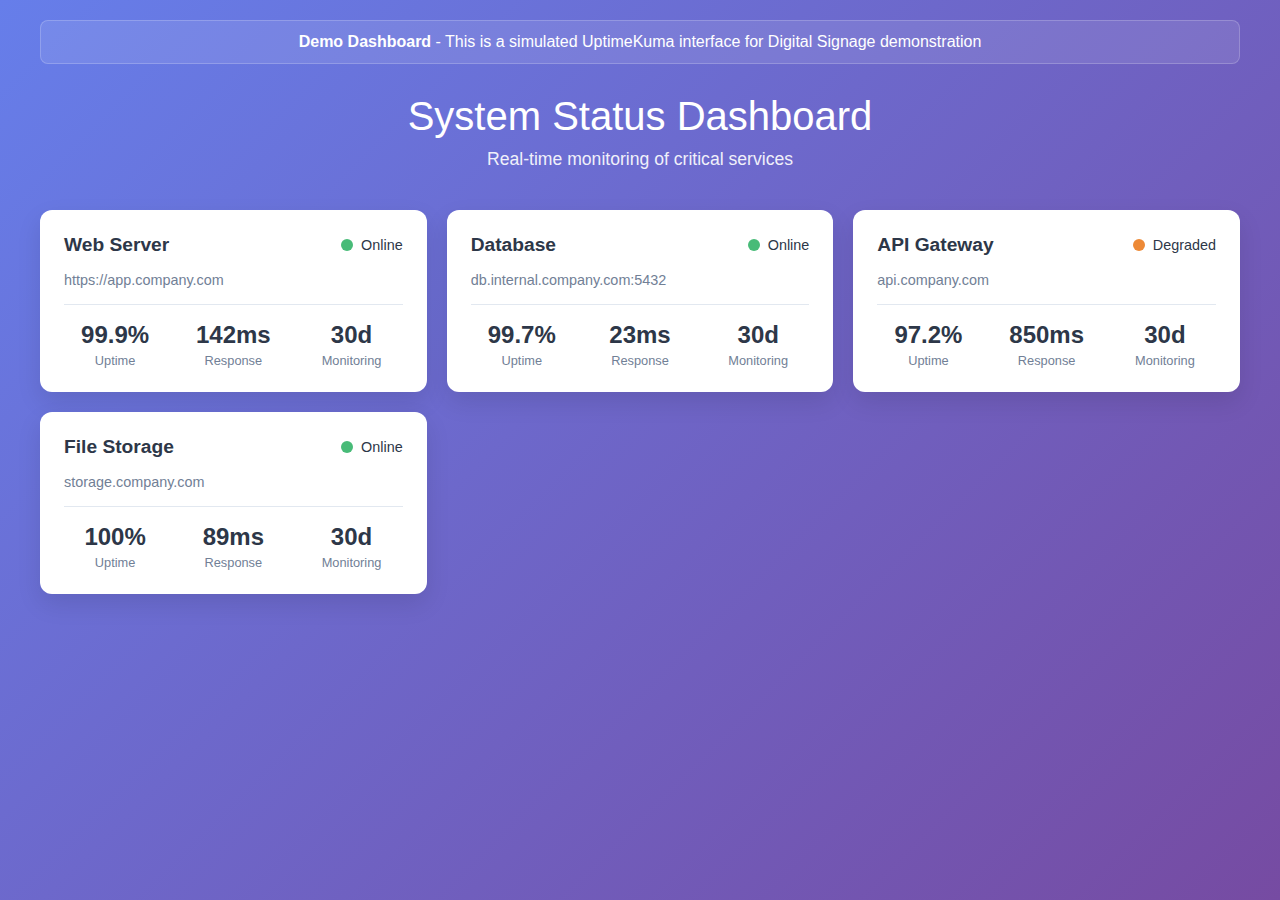
<file: static/demo-uptimekuma.html>
<!DOCTYPE html>
<html lang="en">
<head>
    <meta charset="UTF-8">
    <meta name="viewport" content="width=device-width, initial-scale=1.0">
    <title>UptimeKuma - Status Dashboard (Demo)</title>
    <style>
        * {
            margin: 0;
            padding: 0;
            box-sizing: border-box;
        }
        
        body {
            font-family: -apple-system, BlinkMacSystemFont, 'Segoe UI', Roboto, sans-serif;
            background: linear-gradient(135deg, #667eea 0%, #764ba2 100%);
            color: #2d3748;
            min-height: 100vh;
            padding: 20px;
        }
        
        .container {
            max-width: 1200px;
            margin: 0 auto;
        }
        
        .header {
            text-align: center;
            margin-bottom: 40px;
            color: white;
        }
        
        .header h1 {
            font-size: 2.5rem;
            margin-bottom: 10px;
            font-weight: 300;
        }
        
        .header p {
            font-size: 1.1rem;
            opacity: 0.9;
        }
        
        .status-grid {
            display: grid;
            grid-template-columns: repeat(auto-fit, minmax(300px, 1fr));
            gap: 20px;
            margin-bottom: 40px;
        }
        
        .status-card {
            background: white;
            border-radius: 12px;
            padding: 24px;
            box-shadow: 0 10px 25px rgba(0,0,0,0.1);
            transition: transform 0.2s ease, box-shadow 0.2s ease;
        }
        
        .status-card:hover {
            transform: translateY(-2px);
            box-shadow: 0 15px 35px rgba(0,0,0,0.15);
        }
        
        .service-header {
            display: flex;
            justify-content: space-between;
            align-items: center;
            margin-bottom: 16px;
        }
        
        .service-name {
            font-size: 1.2rem;
            font-weight: 600;
            color: #2d3748;
        }
        
        .status-indicator {
            display: flex;
            align-items: center;
            gap: 8px;
            font-size: 0.9rem;
            font-weight: 500;
        }
        
        .status-dot {
            width: 12px;
            height: 12px;
            border-radius: 50%;
            animation: pulse 2s infinite;
        }
        
        .status-up .status-dot {
            background: #48bb78;
        }
        
        .status-down .status-dot {
            background: #f56565;
        }
        
        .status-warning .status-dot {
            background: #ed8936;
        }
        
        @keyframes pulse {
            0% { opacity: 1; }
            50% { opacity: 0.5; }
            100% { opacity: 1; }
        }
        
        .service-url {
            color: #718096;
            font-size: 0.9rem;
            margin-bottom: 16px;
        }
        
        .service-stats {
            display: grid;
            grid-template-columns: repeat(3, 1fr);
            gap: 16px;
            padding-top: 16px;
            border-top: 1px solid #e2e8f0;
        }
        
        .stat {
            text-align: center;
        }
        
        .stat-value {
            font-size: 1.5rem;
            font-weight: 700;
            color: #2d3748;
        }
        
        .stat-label {
            font-size: 0.8rem;
            color: #718096;
            margin-top: 4px;
        }
        
        .overall-status {
            background: white;
            border-radius: 12px;
            padding: 30px;
            text-align: center;
            box-shadow: 0 10px 25px rgba(0,0,0,0.1);
        }
        
        .overall-indicator {
            font-size: 3rem;
            margin-bottom: 16px;
        }
        
        .overall-text {
            font-size: 1.5rem;
            font-weight: 600;
            color: #2d3748;
            margin-bottom: 8px;
        }
        
        .overall-subtitle {
            color: #718096;
            font-size: 1rem;
        }
        
        .last-update {
            text-align: center;
            margin-top: 30px;
            color: white;
            opacity: 0.8;
            font-size: 0.9rem;
        }
        
        .demo-banner {
            background: rgba(255, 255, 255, 0.1);
            color: white;
            padding: 12px 20px;
            border-radius: 8px;
            margin-bottom: 30px;
            text-align: center;
            border: 1px solid rgba(255, 255, 255, 0.2);
        }
    </style>
</head>
<body>
    <div class="container">
        <div class="demo-banner">
            <strong>Demo Dashboard</strong> - This is a simulated UptimeKuma interface for Digital Signage demonstration
        </div>
        
        <div class="header">
            <h1>System Status Dashboard</h1>
            <p>Real-time monitoring of critical services</p>
        </div>
        
        <div class="status-grid">
            <div class="status-card">
                <div class="service-header">
                    <div class="service-name">Web Server</div>
                    <div class="status-indicator status-up">
                        <div class="status-dot"></div>
                        <span>Online</span>
                    </div>
                </div>
                <div class="service-url">https://app.company.com</div>
                <div class="service-stats">
                    <div class="stat">
                        <div class="stat-value">99.9%</div>
                        <div class="stat-label">Uptime</div>
                    </div>
                    <div class="stat">
                        <div class="stat-value">142ms</div>
                        <div class="stat-label">Response</div>
                    </div>
                    <div class="stat">
                        <div class="stat-value">30d</div>
                        <div class="stat-label">Monitoring</div>
                    </div>
                </div>
            </div>
            
            <div class="status-card">
                <div class="service-header">
                    <div class="service-name">Database</div>
                    <div class="status-indicator status-up">
                        <div class="status-dot"></div>
                        <span>Online</span>
                    </div>
                </div>
                <div class="service-url">db.internal.company.com:5432</div>
                <div class="service-stats">
                    <div class="stat">
                        <div class="stat-value">99.7%</div>
                        <div class="stat-label">Uptime</div>
                    </div>
                    <div class="stat">
                        <div class="stat-value">23ms</div>
                        <div class="stat-label">Response</div>
                    </div>
                    <div class="stat">
                        <div class="stat-value">30d</div>
                        <div class="stat-label">Monitoring</div>
                    </div>
                </div>
            </div>
            
            <div class="status-card">
                <div class="service-header">
                    <div class="service-name">API Gateway</div>
                    <div class="status-indicator status-warning">
                        <div class="status-dot"></div>
                        <span>Degraded</span>
                    </div>
                </div>
                <div class="service-url">api.company.com</div>
                <div class="service-stats">
                    <div class="stat">
                        <div class="stat-value">97.2%</div>
                        <div class="stat-label">Uptime</div>
                    </div>
                    <div class="stat">
                        <div class="stat-value">850ms</div>
                        <div class="stat-label">Response</div>
                    </div>
                    <div class="stat">
                        <div class="stat-value">30d</div>
                        <div class="stat-label">Monitoring</div>
                    </div>
                </div>
            </div>
            
            <div class="status-card">
                <div class="service-header">
                    <div class="service-name">File Storage</div>
                    <div class="status-indicator status-up">
                        <div class="status-dot"></div>
                        <span>Online</span>
                    </div>
                </div>
                <div class="service-url">storage.company.com</div>
                <div class="service-stats">
                    <div class="stat">
                        <div class="stat-value">100%</div>
                        <div class="stat-label">Uptime</div>
                    </div>
                    <div class="stat">
                        <div class="stat-value">89ms</div>
                        <div class="stat-label">Response</div>
                    </div>
                    <div class="stat">
                        <div class="stat-value">30d</div>
                        <div class="stat-label">Monitoring</div>
                    </div>
                </div>
            </div>
            
            <div class
</file>
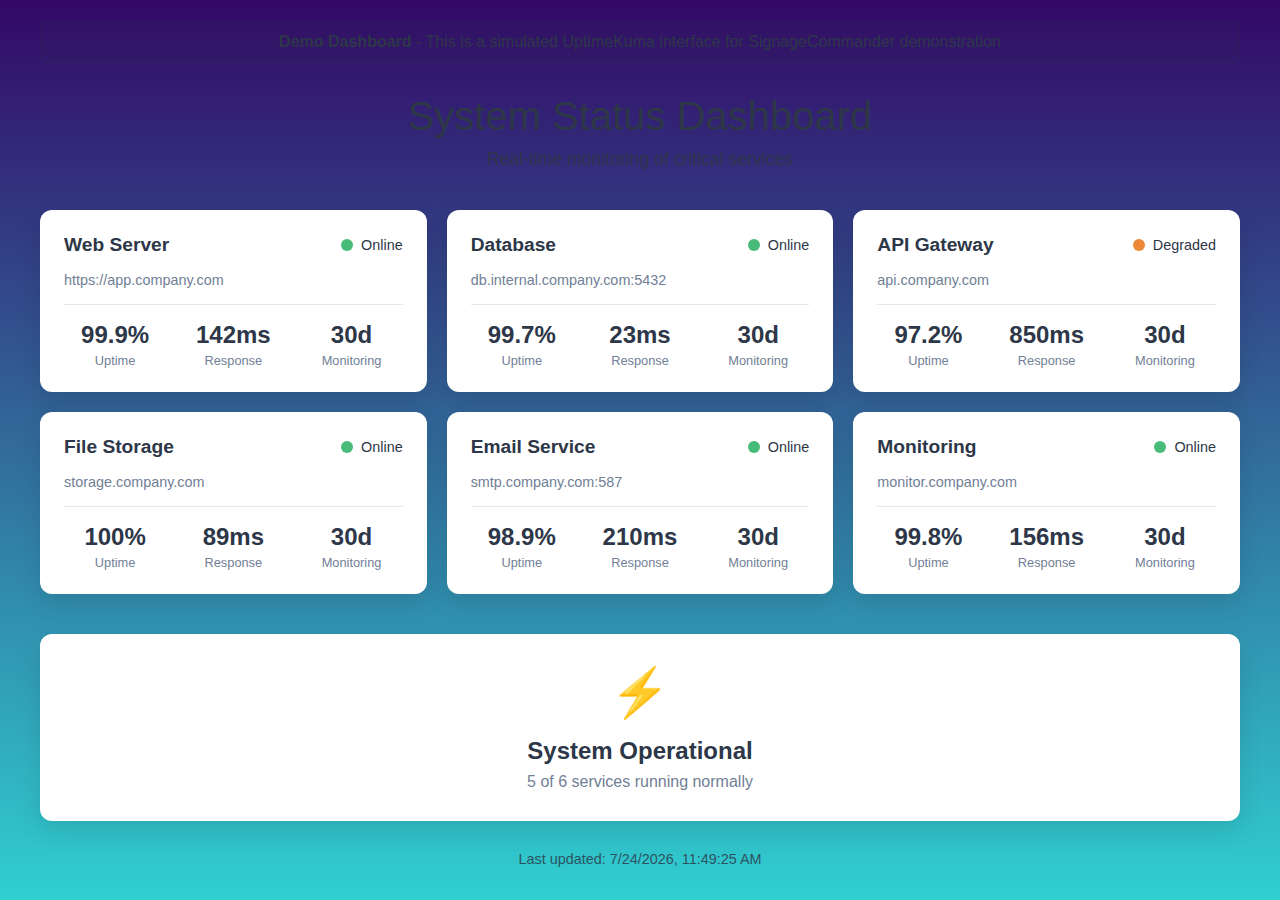
<file: static/demo.html>
<!DOCTYPE html>
<html lang="en">
<head>
    <meta charset="UTF-8">
    <meta name="viewport" content="width=device-width, initial-scale=1.0">
    <title>UptimeKuma - Status Dashboard (Demo)</title>
    <style>
        * {
            margin: 0;
            padding: 0;
            box-sizing: border-box;
        }
        
        body {
            font-family: -apple-system, BlinkMacSystemFont, 'Segoe UI', Roboto, sans-serif;
            background-image: linear-gradient(to top, #30cfd0 0%, #330867 100%);
            color: #2d3748;
            min-height: 100vh;
            padding: 20px;
            transition: background 0.3s ease, color 0.3s ease;
        }
        
        /* Dark Mode Styles */
        body.dark-mode {
            background: linear-gradient(135deg, #0f172a 0%, #1e293b 100%);
            color: #f8fafc;
        }
        
        body.dark-mode .status-card {
            background: #334155;
            color: #f8fafc;
        }
        
        body.dark-mode .service-name {
            color: #f8fafc;
        }
        
        body.dark-mode .stat-value {
            color: #f8fafc;
        }
        
        body.dark-mode .service-stats {
            border-top: 1px solid #475569;
        }
        
        body.dark-mode .overall-status {
            background: #334155;
            color: #f8fafc;
        }
        
        body.dark-mode .overall-text {
            color: #f8fafc;
        }
        
        body.dark-mode .demo-banner {
            background: rgba(51, 65, 85, 0.8);
            border: 1px solid rgba(71, 85, 105, 0.5);
        }
        
        .container {
            max-width: 1200px;
            margin: 0 auto;
        }
        
        .header {
            text-align: center;
            margin-bottom: 40px;
            color: white;
        }
        
        body:not(.dark-mode) .header {
            color: #2d3748;
        }
        
        .header h1 {
            font-size: 2.5rem;
            margin-bottom: 10px;
            font-weight: 300;
        }
        
        .header p {
            font-size: 1.1rem;
            opacity: 0.9;
        }
        
        .status-grid {
            display: grid;
            grid-template-columns: repeat(auto-fit, minmax(300px, 1fr));
            gap: 20px;
            margin-bottom: 40px;
        }
        
        .status-card {
            background: white;
            border-radius: 12px;
            padding: 24px;
            box-shadow: 0 10px 25px rgba(0,0,0,0.1);
            transition: transform 0.2s ease, box-shadow 0.2s ease;
        }
        
        .status-card:hover {
            transform: translateY(-2px);
            box-shadow: 0 15px 35px rgba(0,0,0,0.15);
        }
        
        .service-header {
            display: flex;
            justify-content: space-between;
            align-items: center;
            margin-bottom: 16px;
        }
        
        .service-name {
            font-size: 1.2rem;
            font-weight: 600;
            color: #2d3748;
        }
        
        .status-indicator {
            display: flex;
            align-items: center;
            gap: 8px;
            font-size: 0.9rem;
            font-weight: 500;
        }
        
        .status-dot {
            width: 12px;
            height: 12px;
            border-radius: 50%;
            animation: pulse 2s infinite;
        }
        
        .status-up .status-dot {
            background: #48bb78;
        }
        
        .status-down .status-dot {
            background: #f56565;
        }
        
        .status-warning .status-dot {
            background: #ed8936;
        }
        
        @keyframes pulse {
            0% { opacity: 1; }
            50% { opacity: 0.5; }
            100% { opacity: 1; }
        }
        
        .service-url {
            color: #718096;
            font-size: 0.9rem;
            margin-bottom: 16px;
        }
        
        .service-stats {
            display: grid;
            grid-template-columns: repeat(3, 1fr);
            gap: 16px;
            padding-top: 16px;
            border-top: 1px solid #e2e8f0;
        }
        
        .stat {
            text-align: center;
        }
        
        .stat-value {
            font-size: 1.5rem;
            font-weight: 700;
            color: #2d3748;
        }
        
        .stat-label {
            font-size: 0.8rem;
            color: #718096;
            margin-top: 4px;
        }
        
        .overall-status {
            background: white;
            border-radius: 12px;
            padding: 30px;
            text-align: center;
            box-shadow: 0 10px 25px rgba(0,0,0,0.1);
        }
        
        .overall-indicator {
            font-size: 3rem;
            margin-bottom: 16px;
        }
        
        .overall-text {
            font-size: 1.5rem;
            font-weight: 600;
            color: #2d3748;
            margin-bottom: 8px;
        }
        
        .overall-subtitle {
            color: #718096;
            font-size: 1rem;
        }
        
        .last-update {
            text-align: center;
            margin-top: 30px;
            color: white;
            opacity: 0.8;
            font-size: 0.9rem;
        }
        
        body:not(.dark-mode) .last-update {
            color: #2d3748;
        }
        
        .demo-banner {
            background: rgba(255, 255, 255, 0.1);
            color: white;
            padding: 12px 20px;
            border-radius: 8px;
            margin-bottom: 30px;
            text-align: center;
            border: 1px solid rgba(255, 255, 255, 0.2);
        }
        
        body:not(.dark-mode) .demo-banner {
            background: rgba(45, 55, 72, 0.1);
            color: #2d3748;
            border: 1px solid rgba(45, 55, 72, 0.2);
        }
    </style>
</head>
<body>
    <div class="container">
        <div class="demo-banner">
            <strong>Demo Dashboard</strong> - This is a simulated UptimeKuma interface for SignageCommander demonstration
        </div>
        
        <div class="header">
            <h1>System Status Dashboard</h1>
            <p>Real-time monitoring of critical services</p>
        </div>
        
        <div class="status-grid">
            <div class="status-card">
                <div class="service-header">
                    <div class="service-name">Web Server</div>
                    <div class="status-indicator status-up">
                        <div class="status-dot"></div>
                        <span>Online</span>
                    </div>
                </div>
                <div class="service-url">https://app.company.com</div>
                <div class="service-stats">
                    <div class="stat">
                        <div class="stat-value">99.9%</div>
                        <div class="stat-label">Uptime</div>
                    </div>
                    <div class="stat">
                        <div class="stat-value">142ms</div>
                        <div class="stat-label">Response</div>
                    </div>
                    <div class="stat">
                        <div class="stat-value">30d</div>
                        <div class="stat-label">Monitoring</div>
                    </div>
                </div>
            </div>
            
            <div class="status-card">
                <div class="service-header">
                    <div class="service-name">Database</div>
                    <div class="status-indicator status-up">
                        <div class="status-dot"></div>
                        <span>Online</span>
                    </div>
                </div>
                <div class="service-url">db.internal.company.com:5432</div>
                <div class="service-stats">
                    <div class="stat">
                        <div class="stat-value">99.7%</div>
                        <div class="stat-label">Uptime</div>
                    </div>
                    <div class="stat">
                        <div class="stat-value">23ms</div>
                        <div class="stat-label">Response</div>
                    </div>
                    <div class="stat">
                        <div class="stat-value">30d</div>
                        <div class="stat-label">Monitoring</div>
                    </div>
                </div>
            </div>
            
            <div class="status-card">
                <div class="service-header">
                    <div class="service-name">API Gateway</div>
                    <div class="status-indicator status-warning">
                        <div class="status-dot"></div>
                        <span>Degraded</span>
                    </div>
                </div>
                <div class="service-url">api.company.com</div>
                <div class="service-stats">
                    <div class="stat">
                        <div class="stat-value">97.2%</div>
                        <div class="stat-label">Uptime</div>
                    </div>
                    <div class="stat">
                        <div class="stat-value">850ms</div>
                        <div class="stat-label">Response</div>
                    </div>
                    <div class="stat">
                        <div class="stat-value">30d</div>
                        <div class="stat-label">Monitoring</div>
                    </div>
                </div>
            </div>
            
            <div class="status-card">
                <div class="service-header">
                    <div class="service-name">File Storage</div>
                    <div class="status-indicator status-up">
                        <div class="status-dot"></div>
                        <span>Online</span>
                    </div>
                </div>
                <div class="service-url">storage.company.com</div>
                <div class="service-stats">
                    <div class="stat">
                        <div class="stat-value">100%</div>
                        <div class="stat-label">Uptime</div>
                    </div>
                    <div class="stat">
                        <div class="stat-value">89ms</div>
                        <div class="stat-label">Response</div>
                    </div>
                    <div class="stat">
                        <div class="stat-value">30d</div>
                        <div class="stat-label">Monitoring</div>
                    </div>
                </div>
            </div>
            
            <div class="status-card">
                <div class="service-header">
                    <div class="service-name">Email Service</div>
                    <div class="status-indicator status-up">
                        <div class="status-dot"></div>
                        <span>Online</span>
                    </div>
                </div>
                <div class="service-url">smtp.company.com:587</div>
                <div class="service-stats">
                    <div class="stat">
                        <div class="stat-value">98.9%</div>
                        <div class="stat-label">Uptime</div>
                    </div>
                    <div class="stat">
                        <div class="stat-value">210ms</div>
                        <div class="stat-label">Response</div>
                    </div>
                    <div class="stat">
                        <div class="stat-value">30d</div>
                        <div class="stat-label">Monitoring</div>
                    </div>
                </div>
            </div>
            
            <div class="status-card">
                <div class="service-header">
                    <div class="service-name">Monitoring</div>
                    <div class="status-indicator status-up">
                        <div class="status-dot"></div>
                        <span>Online</span>
                    </div>
                </div>
                <div class="service-url">monitor.company.com</div>
                <div class="service-stats">
                    <div class="stat">
                        <div class="stat-value">99.8%</div>
                        <div class="stat-label">Uptime</div>
                    </div>
                    <div class="stat">
                        <div class="stat-value">156ms</div>
                        <div class="stat-label">Response</div>
                    </div>
                    <div class="stat">
                        <div class="stat-value">30d</div>
                        <div class="stat-label">Monitoring</div>
                    </div>
                </div>
            </div>
        </div>
        
        <div class="overall-status">
            <div class="overall-indicator">⚡</div>
            <div class="overall-text">System Operational</div>
            <div class="overall-subtitle">5 of 6 services running normally</div>
        </div>
        
        <div class="last-update">
            Last updated: <span id="current-time"></span>
        </div>
    </div>
    
    <script>
        // Update current time every second
        function updateTime() {
            const now = new Date();
            document.getElementById('current-time').textContent = now.toLocaleString();
        }
        
        updateTime();
        setInterval(updateTime, 1000);
        
        // Listen for dark mode messages from parent window
        window.addEventListener('message', (event) => {
            if (event.data && event.data.type === 'darkMode') {
                if (event.data.enabled) {
                    document.body.classList.add('dark-mode');
                } else {
                    document.body.classList.remove('dark-mode');
                }
            }
        });
        
        // Send ready message to parent if in iframe
        if (window.parent && window.parent !== window) {
            window.parent.postMessage({ type: 'iframeReady', source: 'uptimekuma-demo' }, '*');
        }
        
        // Add some dynamic behavior to make it feel more realistic
        setInterval(() => {
            // Randomly update response times
            const responseTimes = document.querySelectorAll('.service-stats .stat-value');
            responseTimes.forEach((time, index) => {
                if (time.textContent.includes('ms')) {
                    const currentMs = parseInt(time.textContent);
                    const variation = Math.floor(Math.random() * 20) - 10; // ±10ms variation
                    const newMs = Math.max(1, currentMs + variation);
                    time.textContent = newMs + 'ms';
                }
            });
        }, 5000);
    </script>
</body>
</html>
</file>
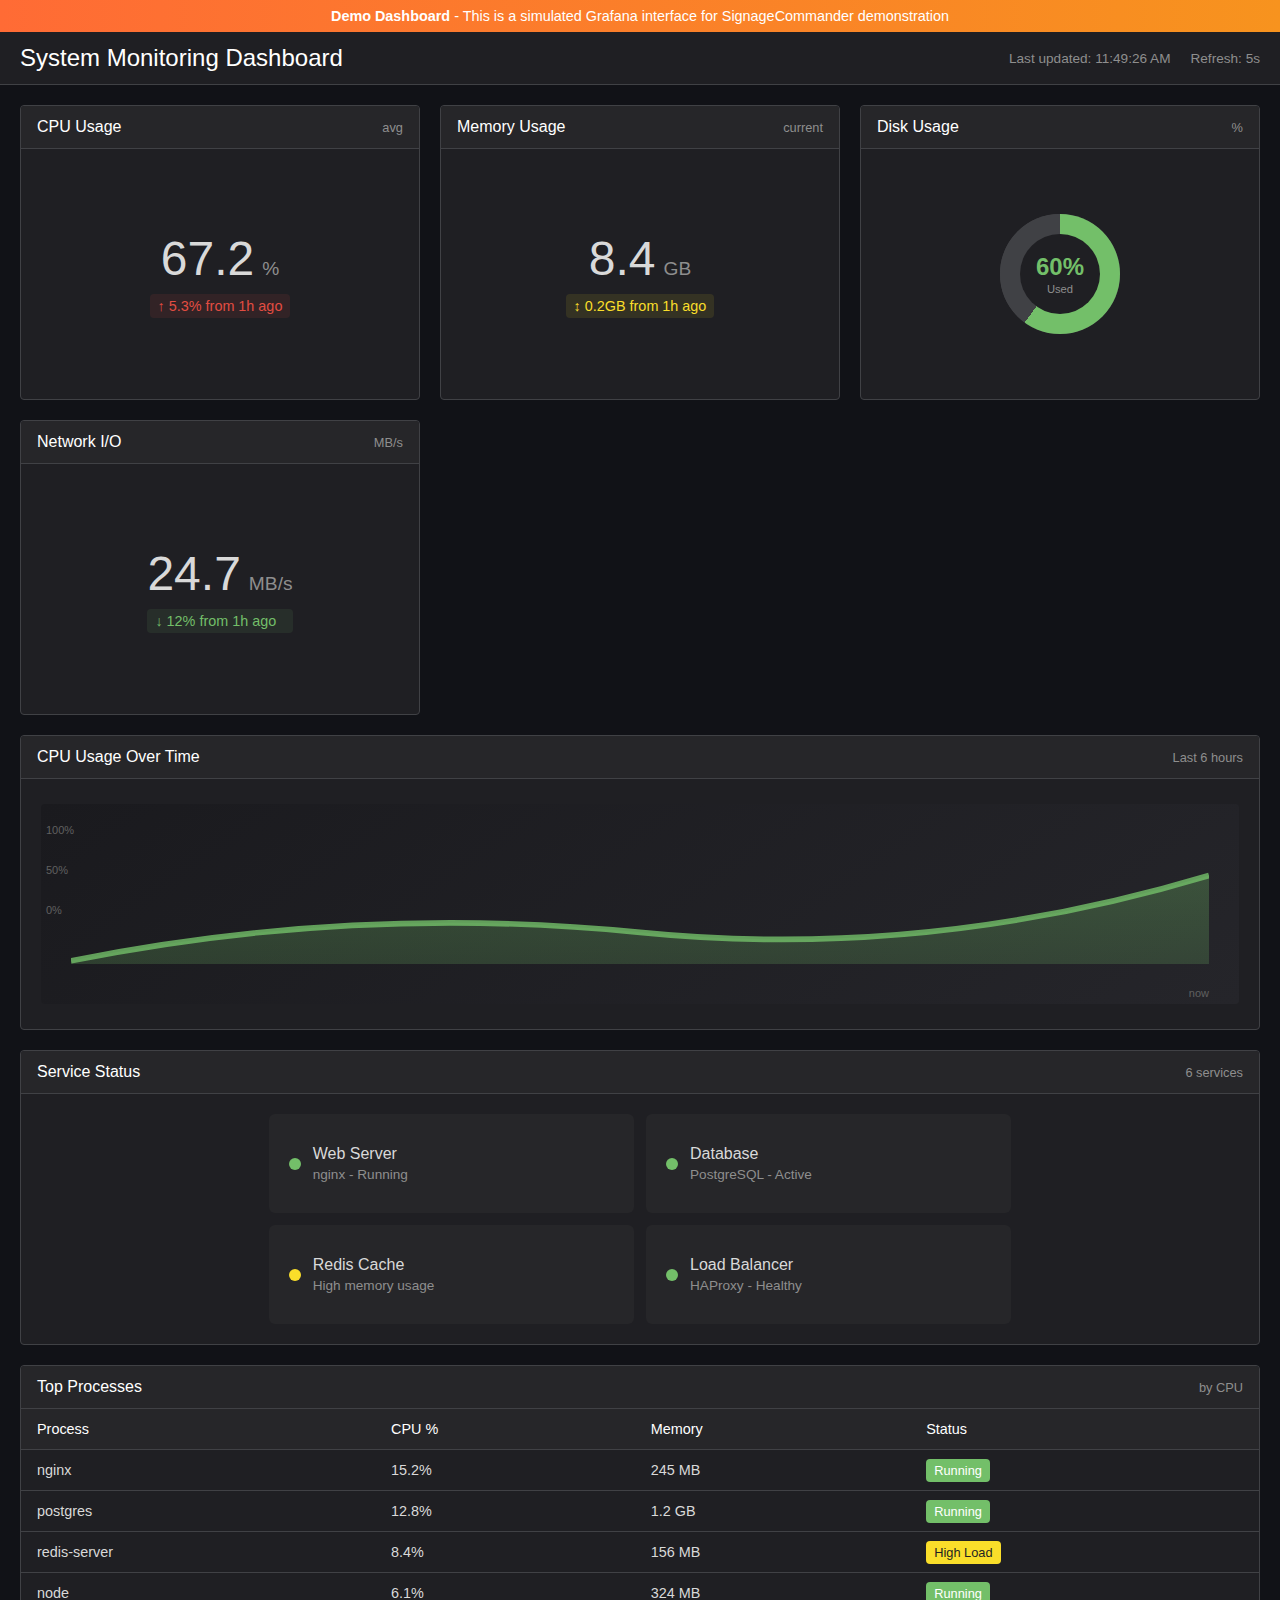
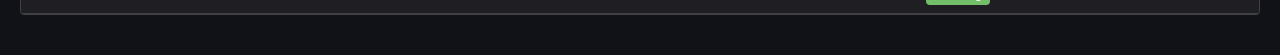
<file: static/grafana-demo.html>
<!DOCTYPE html>
<html lang="en">
<head>
    <meta charset="UTF-8">
    <meta name="viewport" content="width=device-width, initial-scale=1.0">
    <title>Grafana - System Monitoring Dashboard (Demo)</title>
    <style>
        * {
            margin: 0;
            padding: 0;
            box-sizing: border-box;
        }
        
        body {
            font-family: -apple-system, BlinkMacSystemFont, 'Segoe UI', Roboto, sans-serif;
            background: #111217;
            color: #d9d9d9;
            min-height: 100vh;
            transition: background 0.3s ease, color 0.3s ease;
        }
        
        /* Light Mode Override - for when dark mode is disabled */
        body.light-mode {
            background: linear-gradient(135deg, #667eea 0%, #764ba2 100%);
            color: #2d3748;
        }
        
        body.light-mode .grafana-header {
            background: #ffffff;
            border-bottom: 1px solid #e2e8f0;
            color: #2d3748;
        }
        
        body.light-mode .dashboard-title {
            color: #2d3748;
        }
        
        body.light-mode .panel {
            background: #ffffff;
            border: 1px solid #e2e8f0;
        }
        
        body.light-mode .panel-header {
            background: #f7fafc;
            border-bottom: 1px solid #e2e8f0;
        }
        
        body.light-mode .panel-title {
            color: #2d3748;
        }
        
        body.light-mode .metric-value {
            color: #2d3748;
        }
        
        body.light-mode .gauge-center {
            background: #ffffff;
        }
        
        body.light-mode .status-item {
            background: #f7fafc;
            color: #2d3748;
        }
        
        body.light-mode .status-name {
            color: #2d3748;
        }
        
        body.light-mode .table th {
            background: #f7fafc;
            color: #2d3748;
        }
        
        body.light-mode .table tr:hover {
            background: #edf2f7;
        }
        
        body.light-mode .chart-container {
            background: linear-gradient(145deg, #f7fafc, #edf2f7);
        }
        
        .grafana-header {
            background: #1f1f23;
            border-bottom: 1px solid #404145;
            padding: 12px 20px;
            display: flex;
            justify-content: space-between;
            align-items: center;
        }
        
        .dashboard-title {
            font-size: 1.5rem;
            font-weight: 500;
            color: #ffffff;
        }
        
        .dashboard-meta {
            display: flex;
            align-items: center;
            gap: 20px;
            font-size: 0.85rem;
            color: #8e8e8e;
        }
        
        .demo-banner {
            background: linear-gradient(90deg, #ff6b35, #f7931e);
            color: white;
            padding: 8px 20px;
            text-align: center;
            font-size: 0.9rem;
            font-weight: 500;
        }
        
        .container {
            padding: 20px;
        }
        
        .panels-grid {
            display: grid;
            grid-template-columns: repeat(auto-fit, minmax(400px, 1fr));
            gap: 20px;
            margin-bottom: 20px;
        }
        
        .full-width {
            grid-column: 1 / -1;
        }
        
        .half-width {
            grid-column: span 2;
        }
        
        .panel {
            background: #1f1f23;
            border: 1px solid #404145;
            border-radius: 4px;
            overflow: hidden;
        }
        
        .panel-header {
            background: #262629;
            padding: 12px 16px;
            border-bottom: 1px solid #404145;
            display: flex;
            justify-content: space-between;
            align-items: center;
        }
        
        .panel-title {
            font-size: 1rem;
            font-weight: 500;
            color: #ffffff;
        }
        
        .panel-options {
            display: flex;
            gap: 8px;
            font-size: 0.8rem;
            color: #8e8e8e;
        }
        
        .panel-content {
            padding: 20px;
            height: 250px;
            display: flex;
            align-items: center;
            justify-content: center;
            position: relative;
        }
        
        .metric-value {
            font-size: 3rem;
            font-weight: 300;
            text-align: center;
        }
        
        .metric-unit {
            font-size: 1.2rem;
            color: #8e8e8e;
            margin-left: 8px;
        }
        
        .metric-trend {
            display: block;
            font-size: 0.9rem;
            margin-top: 8px;
            padding: 4px 8px;
            border-radius: 4px;
        }
        
        .trend-up {
            color: #e24d42;
            background: rgba(226, 77, 66, 0.1);
        }
        
        .trend-down {
            color: #73bf69;
            background: rgba(115, 191, 105, 0.1);
        }
        
        .trend-neutral {
            color: #fade2a;
            background: rgba(250, 222, 42, 0.1);
        }
        
        .chart-container {
            width: 100%;
            height: 200px;
            background: linear-gradient(145deg, #1a1a1e, #25252a);
            border-radius: 4px;
            position: relative;
            overflow: hidden;
        }
        
        .chart-line {
            position: absolute;
            bottom: 40px;
            left: 30px;
            right: 30px;
            height: 120px;
            background: url('data:image/svg+xml,<svg xmlns="http://www.w3.org/2000/svg" viewBox="0 0 400 120"><path d="M0,80 Q100,60 200,70 T400,50" fill="none" stroke="%2373bf69" stroke-width="2" opacity="0.8"/><path d="M0,80 Q100,60 200,70 T400,50 L400,120 L0,120 Z" fill="url(%23gradient)"/><defs><linearGradient id="gradient" x1="0%" y1="0%" x2="0%" y2="100%"><stop offset="0%" style="stop-color:%2373bf69;stop-opacity:0.3"/><stop offset="100%" style="stop-color:%2373bf69;stop-opacity:0.1"/></linearGradient></defs></svg>') no-repeat center;
            background-size: cover;
        }
        
        .chart-axes {
            position: absolute;
            bottom: 0;
            left: 0;
            right: 0;
            top: 0;
            pointer-events: none;
        }
        
        .chart-axis {
            position: absolute;
            color: #606060;
            font-size: 11px;
        }
        
        .y-axis {
            left: 5px;
            top: 20px;
        }
        
        .x-axis {
            bottom: 5px;
            right: 30px;
        }
        
        .gauge {
            width: 120px;
            height: 120px;
            border: 8px solid #404145;
            border-radius: 50%;
            position: relative;
            margin: 0 auto;
        }
        
        .gauge::before {
            content: '';
            position: absolute;
            top: -8px;
            left: -8px;
            right: -8px;
            bottom: -8px;
            border-radius: 50%;
            background: conic-gradient(from 0deg, #73bf69 0deg 216deg, #404145 216deg 360deg);
            animation: gaugeRotate 3s ease-in-out infinite alternate;
        }
        
        @keyframes gaugeRotate {
            from { transform: rotate(0deg); }
            to { transform: rotate(10deg); }
        }
        
        .gauge-center {
            position: absolute;
            top: 50%;
            left: 50%;
            transform: translate(-50%, -50%);
            background: #1f1f23;
            width: 80px;
            height: 80px;
            border-radius: 50%;
            display: flex;
            align-items: center;
            justify-content: center;
            flex-direction: column;
            z-index: 1;
        }
        
        .gauge-value {
            font-size: 1.5rem;
            font-weight: 600;
            color: #73bf69;
        }
        
        .gauge-label {
            font-size: 0.7rem;
            color: #8e8e8e;
            margin-top: 2px;
        }
        
        .status-grid {
            display: flex;
            flex-wrap: wrap;
            gap: 12px;
            align-items: stretch;
            height: 100%;
        }
        
        .status-item {
            background: #262629;
            padding: 16px 20px;
            border-radius: 6px;
            display: flex;
            align-items: center;
            gap: 12px;
            min-height: 70px;
            font-size: 1rem;
            flex: 1 1 calc(50% - 6px);
            width: 100%;
        }
        
        .status-dot {
            width: 12px;
            height: 12px;
            border-radius: 50%;
            flex-shrink: 0;
        }
        
        .status-online { background: #73bf69; }
        .status-warning { background: #fade2a; }
        .status-error { background: #e24d42; }
        
        .status-info {
            flex: 1;
        }
        
        .status-name {
            font-weight: 500;
            margin-bottom: 4px;
        }
        
        .status-detail {
            font-size: 0.85rem;
            color: #8e8e8e;
        }
        
        .table {
            width: 100%;
            border-collapse: collapse;
            font-size: 0.9rem;
        }
        
        .table th,
        .table td {
            text-align: left;
            padding: 12px 16px;
            border-bottom: 1px solid #404145;
        }
        
        .table th {
            background: #262629;
            font-weight: 500;
            color: #ffffff;
        }
        
        .table tr:hover {
            background: #25252a;
        }
        
        .badge {
            padding: 4px 8px;
            border-radius: 4px;
            font-size: 0.8rem;
            font-weight: 500;
        }
        
        .badge-success { background: #73bf69; color: #ffffff; }
        .badge-warning { background: #fade2a; color: #1f1f23; }
        .badge-error { background: #e24d42; color: #ffffff; }
        
        @media (max-width: 768px) {
            .panels-grid {
                grid-template-columns: 1fr;
            }
            .half-width {
                grid-column: span 1;
            }
        }
    </style>
</head>
<body>
    <div class="demo-banner">
        <strong>Demo Dashboard</strong> - This is a simulated Grafana interface for SignageCommander demonstration
    </div>
    
    <div class="grafana-header">
        <div class="dashboard-title">System Monitoring Dashboard</div>
        <div class="dashboard-meta">
            <span>Last updated: <span id="last-update">Loading...</span></span>
            <span>Refresh: 5s</span>
        </div>
    </div>
    
    <div class="container">
        <!-- Top Row Metrics -->
        <div class="panels-grid">
            <div class="panel">
                <div class="panel-header">
                    <div class="panel-title">CPU Usage</div>
                    <div class="panel-options">avg</div>
                </div>
                <div class="panel-content">
                    <div>
                        <div class="metric-value" id="cpu-value">67.2<span class="metric-unit">%</span></div>
                        <div class="metric-trend trend-up" id="cpu-trend">↑ 5.3% from 1h ago</div>
                    </div>
                </div>
            </div>
            
            <div class="panel">
                <div class="panel-header">
                    <div class="panel-title">Memory Usage</div>
                    <div class="panel-options">current</div>
                </div>
                <div class="panel-content">
                    <div>
                        <div class="metric-value" id="memory-value">8.4<span class="metric-unit">GB</span></div>
                        <div class="metric-trend trend-neutral">↕ 0.2GB from 1h ago</div>
                    </div>
                </div>
            </div>
            
            <div class="panel">
                <div class="panel-header">
                    <div class="panel-title">Disk Usage</div>
                    <div class="panel-options">%</div>
                </div>
                <div class="panel-content">
                    <div class="gauge">
                        <div class="gauge-center">
                            <div class="gauge-value" id="disk-value">60%</div>
                            <div class="gauge-label">Used</div>
                        </div>
                    </div>
                </div>
            </div>
            
            <div class="panel">
                <div class="panel-header">
                    <div class="panel-title">Network I/O</div>
                    <div class="panel-options">MB/s</div>
                </div>
                <div class="panel-content">
                    <div>
                        <div class="metric-value" id="network-value">24.7<span class="metric-unit">MB/s</span></div>
                        <div class="metric-trend trend-down">↓ 12% from 1h ago</div>
                    </div>
                </div>
            </div>
        </div>
        
        <!-- Chart Panel -->
        <div class="panels-grid">
            <div class="panel full-width">
                <div class="panel-header">
                    <div class="panel-title">CPU Usage Over Time</div>
                    <div class="panel-options">Last 6 hours</div>
                </div>
                <div class="panel-content">
                    <div class="chart-container">
                        <div class="chart-line"></div>
                        <div class="chart-axes">
                            <div class="chart-axis y-axis">100%</div>
                            <div class="chart-axis y-axis" style="top: 60px;">50%</div>
                            <div class="chart-axis y-axis" style="top: 100px;">0%</div>
                            <div class="chart-axis x-axis">now</div>
                        </div>
                    </div>
                </div>
            </div>
        </div>
        
        <!-- Service Status -->
        <div class="panels-grid">
            <div class="panel half-width">
                <div class="panel-header">
                    <div class="panel-title">Service Status</div>
                    <div class="panel-options">6 services</div>
                </div>
                <div class="panel-content">
                    <div class="status-grid">
                        <div class="status-item">
                            <div class="status-dot status-online"></div>
                            <div class="status-info">
                                <div class="status-name">Web Server</div>
                                <div class="status-detail">nginx - Running</div>
                            </div>
                        </div>
                        <div class="status-item">
                            <div class="status-dot status-online"></div>
                            <div class="status-info">
                                <div class="status-name">Database</div>
                                <div class="status-detail">PostgreSQL - Active</div>
                            </div>
                        </div>
                        <div class="status-item">
                            <div class="status-dot status-warning"></div>
                            <div class="status-info">
                                <div class="status-name">Redis Cache</div>
                                <div class="status-detail">High memory usage</div>
                            </div>
                        </div>
                        <div class="status-item">
                            <div class="status-dot status-online"></div>
                            <div class="status-info">
                                <div class="status-name">Load Balancer</div>
                                <div class="status-detail">HAProxy - Healthy</div>
                            </div>
                        </div>
                    </div>
                </div>
            </div>
            
            <!-- Top Processes -->
            <div class="panel half-width">
                <div class="panel-header">
                    <div class="panel-title">Top Processes</div>
                    <div class="panel-options">by CPU</div>
                </div>
                <div class="panel-content" style="height: auto; padding: 0;">
                    <table class="table">
                        <thead>
                            <tr>
                                <th>Process</th>
                                <th>CPU %</th>
                                <th>Memory</th>
                                <th>Status</th>
                            </tr>
                        </thead>
                        <tbody>
                            <tr>
                                <td>nginx</td>
                                <td>15.2%</td>
                                <td>245 MB</td>
                                <td><span class="badge badge-success">Running</span></td>
                            </tr>
                            <tr>
                                <td>postgres</td>
                                <td>12.8%</td>
                                <td>1.2 GB</td>
                                <td><span class="badge badge-success">Running</span></td>
                            </tr>
                            <tr>
                                <td>redis-server</td>
                                <td>8.4%</td>
                                <td>156 MB</td>
                                <td><span class="badge badge-warning">High Load</span></td>
                            </tr>
                            <tr>
                                <td>node</td>
                                <td>6.1%</td>
                                <td>324 MB</td>
                                <td><span class="badge badge-success">Running</span></td>
                            </tr>
                        </tbody>
                    </table>
                </div>
            </div>
        </div>
    </div>
    
    <script>
        // Update timestamps and add some dynamic behavior
        function updateTimestamp() {
            const now = new Date();
            document.getElementById('last-update').textContent = now.toLocaleTimeString();
        }
        
        function animateMetrics() {
            // Simulate changing metrics
            const cpuElement = document.getElementById('cpu-value');
            const memoryElement = document.getElementById('memory-value');
            const diskElement = document.getElementById('disk-value');
            const networkElement = document.getElementById('network-value');
            
            // CPU variation
            const baseCpu = 67.2;
            const cpuVariation = (Math.random() - 0.5) * 10;
            const newCpu = Math.max(0, Math.min(100, baseCpu + cpuVariation));
            cpuElement.innerHTML = newCpu.toFixed(1) + '<span class="metric-unit">%</span>';
            
            // Memory variation  
            const baseMemory = 8.4;
            const memoryVariation = (Math.random() - 0.5) * 1;
            const newMemory = Math.max(0, baseMemory + memoryVariation);
            memoryElement.innerHTML = newMemory.toFixed(1) + '<span class="metric-unit">GB</span>';
            
            // Disk gauge rotation
            const diskValue = 60 + (Math.random() - 0.5) * 5;
            diskElement.textContent = Math.round(diskValue) + '%';
            
            // Network variation
            const baseNetwork = 24.7;
            const networkVariation = (Math.random() - 0.5) * 8;
            const newNetwork = Math.max(0, baseNetwork + networkVariation);
            networkElement.innerHTML = newNetwork.toFixed(1) + '<span class="metric-unit">MB/s</span>';
        }
        
        // Listen for dark mode messages from parent window
        window.addEventListener('message', (event) => {
            if (event.data && event.data.type === 'darkMode') {
                if (event.data.enabled) {
                    document.body.classList.remove('light-mode');
                } else {
                    document.body.classList.add('light-mode');
                }
            }
        });
        
        // Send ready message to parent if in iframe
        if (window.parent && window.parent !== window) {
            window.parent.postMessage({ type: 'iframeReady', source: 'grafana-demo' }, '*');
        }
        
        // Initialize
        updateTimestamp();
        setInterval(updateTimestamp, 5000);
        setInterval(animateMetrics, 3000);
        
        // Initial animation delay
        setTimeout(animateMetrics, 1000);
    </script>
</body>
</html>
</file>
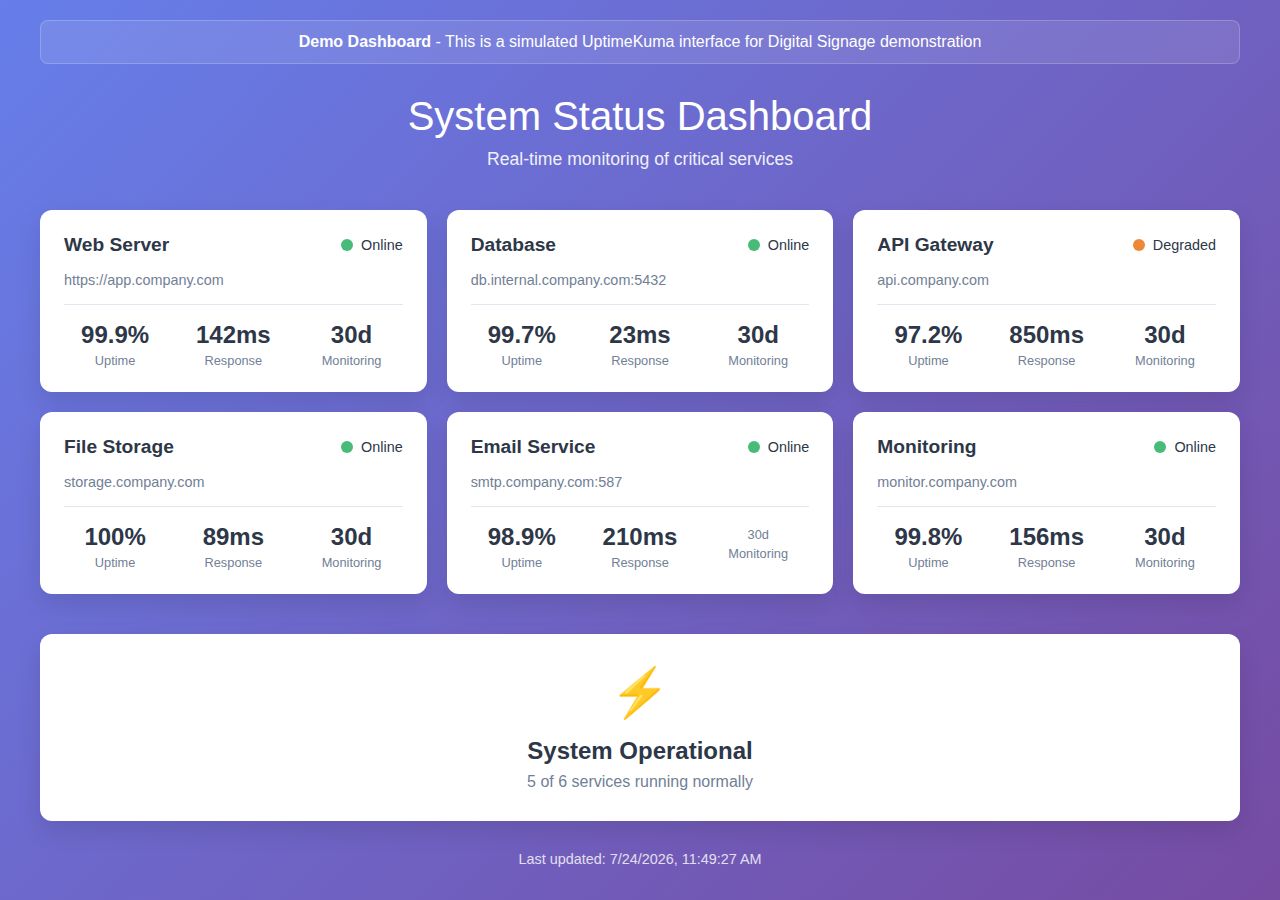
<file: static/uptimekuma-demo.html>
<!DOCTYPE html>
<html lang="en">
<head>
    <meta charset="UTF-8">
    <meta name="viewport" content="width=device-width, initial-scale=1.0">
    <title>UptimeKuma - Status Dashboard (Demo)</title>
    <style>
        * {
            margin: 0;
            padding: 0;
            box-sizing: border-box;
        }
        
        body {
            font-family: -apple-system, BlinkMacSystemFont, 'Segoe UI', Roboto, sans-serif;
            background: linear-gradient(135deg, #667eea 0%, #764ba2 100%);
            color: #2d3748;
            min-height: 100vh;
            padding: 20px;
        }
        
        .container {
            max-width: 1200px;
            margin: 0 auto;
        }
        
        .header {
            text-align: center;
            margin-bottom: 40px;
            color: white;
        }
        
        .header h1 {
            font-size: 2.5rem;
            margin-bottom: 10px;
            font-weight: 300;
        }
        
        .header p {
            font-size: 1.1rem;
            opacity: 0.9;
        }
        
        .status-grid {
            display: grid;
            grid-template-columns: repeat(auto-fit, minmax(300px, 1fr));
            gap: 20px;
            margin-bottom: 40px;
        }
        
        .status-card {
            background: white;
            border-radius: 12px;
            padding: 24px;
            box-shadow: 0 10px 25px rgba(0,0,0,0.1);
            transition: transform 0.2s ease, box-shadow 0.2s ease;
        }
        
        .status-card:hover {
            transform: translateY(-2px);
            box-shadow: 0 15px 35px rgba(0,0,0,0.15);
        }
        
        .service-header {
            display: flex;
            justify-content: space-between;
            align-items: center;
            margin-bottom: 16px;
        }
        
        .service-name {
            font-size: 1.2rem;
            font-weight: 600;
            color: #2d3748;
        }
        
        .status-indicator {
            display: flex;
            align-items: center;
            gap: 8px;
            font-size: 0.9rem;
            font-weight: 500;
        }
        
        .status-dot {
            width: 12px;
            height: 12px;
            border-radius: 50%;
            animation: pulse 2s infinite;
        }
        
        .status-up .status-dot {
            background: #48bb78;
        }
        
        .status-down .status-dot {
            background: #f56565;
        }
        
        .status-warning .status-dot {
            background: #ed8936;
        }
        
        @keyframes pulse {
            0% { opacity: 1; }
            50% { opacity: 0.5; }
            100% { opacity: 1; }
        }
        
        .service-url {
            color: #718096;
            font-size: 0.9rem;
            margin-bottom: 16px;
        }
        
        .service-stats {
            display: grid;
            grid-template-columns: repeat(3, 1fr);
            gap: 16px;
            padding-top: 16px;
            border-top: 1px solid #e2e8f0;
        }
        
        .stat {
            text-align: center;
        }
        
        .stat-value {
            font-size: 1.5rem;
            font-weight: 700;
            color: #2d3748;
        }
        
        .stat-label {
            font-size: 0.8rem;
            color: #718096;
            margin-top: 4px;
        }
        
        .overall-status {
            background: white;
            border-radius: 12px;
            padding: 30px;
            text-align: center;
            box-shadow: 0 10px 25px rgba(0,0,0,0.1);
        }
        
        .overall-indicator {
            font-size: 3rem;
            margin-bottom: 16px;
        }
        
        .overall-text {
            font-size: 1.5rem;
            font-weight: 600;
            color: #2d3748;
            margin-bottom: 8px;
        }
        
        .overall-subtitle {
            color: #718096;
            font-size: 1rem;
        }
        
        .last-update {
            text-align: center;
            margin-top: 30px;
            color: white;
            opacity: 0.8;
            font-size: 0.9rem;
        }
        
        .demo-banner {
            background: rgba(255, 255, 255, 0.1);
            color: white;
            padding: 12px 20px;
            border-radius: 8px;
            margin-bottom: 30px;
            text-align: center;
            border: 1px solid rgba(255, 255, 255, 0.2);
        }
    </style>
</head>
<body>
    <div class="container">
        <div class="demo-banner">
            <strong>Demo Dashboard</strong> - This is a simulated UptimeKuma interface for Digital Signage demonstration
        </div>
        
        <div class="header">
            <h1>System Status Dashboard</h1>
            <p>Real-time monitoring of critical services</p>
        </div>
        
        <div class="status-grid">
            <div class="status-card">
                <div class="service-header">
                    <div class="service-name">Web Server</div>
                    <div class="status-indicator status-up">
                        <div class="status-dot"></div>
                        <span>Online</span>
                    </div>
                </div>
                <div class="service-url">https://app.company.com</div>
                <div class="service-stats">
                    <div class="stat">
                        <div class="stat-value">99.9%</div>
                        <div class="stat-label">Uptime</div>
                    </div>
                    <div class="stat">
                        <div class="stat-value">142ms</div>
                        <div class="stat-label">Response</div>
                    </div>
                    <div class="stat">
                        <div class="stat-value">30d</div>
                        <div class="stat-label">Monitoring</div>
                    </div>
                </div>
            </div>
            
            <div class="status-card">
                <div class="service-header">
                    <div class="service-name">Database</div>
                    <div class="status-indicator status-up">
                        <div class="status-dot"></div>
                        <span>Online</span>
                    </div>
                </div>
                <div class="service-url">db.internal.company.com:5432</div>
                <div class="service-stats">
                    <div class="stat">
                        <div class="stat-value">99.7%</div>
                        <div class="stat-label">Uptime</div>
                    </div>
                    <div class="stat">
                        <div class="stat-value">23ms</div>
                        <div class="stat-label">Response</div>
                    </div>
                    <div class="stat">
                        <div class="stat-value">30d</div>
                        <div class="stat-label">Monitoring</div>
                    </div>
                </div>
            </div>
            
            <div class="status-card">
                <div class="service-header">
                    <div class="service-name">API Gateway</div>
                    <div class="status-indicator status-warning">
                        <div class="status-dot"></div>
                        <span>Degraded</span>
                    </div>
                </div>
                <div class="service-url">api.company.com</div>
                <div class="service-stats">
                    <div class="stat">
                        <div class="stat-value">97.2%</div>
                        <div class="stat-label">Uptime</div>
                    </div>
                    <div class="stat">
                        <div class="stat-value">850ms</div>
                        <div class="stat-label">Response</div>
                    </div>
                    <div class="stat">
                        <div class="stat-value">30d</div>
                        <div class="stat-label">Monitoring</div>
                    </div>
                </div>
            </div>
            
            <div class="status-card">
                <div class="service-header">
                    <div class="service-name">File Storage</div>
                    <div class="status-indicator status-up">
                        <div class="status-dot"></div>
                        <span>Online</span>
                    </div>
                </div>
                <div class="service-url">storage.company.com</div>
                <div class="service-stats">
                    <div class="stat">
                        <div class="stat-value">100%</div>
                        <div class="stat-label">Uptime</div>
                    </div>
                    <div class="stat">
                        <div class="stat-value">89ms</div>
                        <div class="stat-label">Response</div>
                    </div>
                    <div class="stat">
                        <div class="stat-value">30d</div>
                        <div class="stat-label">Monitoring</div>
                    </div>
                </div>
            </div>
            
            <div class="status-card">
                <div class="service-header">
                    <div class="service-name">Email Service</div>
                    <div class="status-indicator status-up">
                        <div class="status-dot"></div>
                        <span>Online</span>
                    </div>
                </div>
                <div class="service-url">smtp.company.com:587</div>
                <div class="service-stats">
                    <div class="stat">
                        <div class="stat-value">98.9%</div>
                        <div class="stat-label">Uptime</div>
                    </div>
                    <div class="stat">
                        <div class="stat-value">210ms</div>
                        <div class="stat-label">Response</div>
                    </div>
                    <div class="stat">
                        <div class="stat-label">30d</div>
                        <div class="stat-label">Monitoring</div>
                    </div>
                </div>
            </div>
            
            <div class="status-card">
                <div class="service-header">
                    <div class="service-name">Monitoring</div>
                    <div class="status-indicator status-up">
                        <div class="status-dot"></div>
                        <span>Online</span>
                    </div>
                </div>
                <div class="service-url">monitor.company.com</div>
                <div class="service-stats">
                    <div class="stat">
                        <div class="stat-value">99.8%</div>
                        <div class="stat-label">Uptime</div>
                    </div>
                    <div class="stat">
                        <div class="stat-value">156ms</div>
                        <div class="stat-label">Response</div>
                    </div>
                    <div class="stat">
                        <div class="stat-value">30d</div>
                        <div class="stat-label">Monitoring</div>
                    </div>
                </div>
            </div>
        </div>
        
        <div class="overall-status">
            <div class="overall-indicator">⚡</div>
            <div class="overall-text">System Operational</div>
            <div class="overall-subtitle">5 of 6 services running normally</div>
        </div>
        
        <div class="last-update">
            Last updated: <span id="current-time"></span>
        </div>
    </div>
    
    <script>
        // Update current time every second
        function updateTime() {
            const now = new Date();
            document.getElementById('current-time').textContent = now.toLocaleString();
        }
        
        updateTime();
        setInterval(updateTime, 1000);
        
        // Add some dynamic behavior to make it feel more realistic
        setInterval(() => {
            // Randomly update response times
            const responseTimes = document.querySelectorAll('.service-stats .stat-value');
            responseTimes.forEach((time, index) => {
                if (time.textContent.includes('ms')) {
                    const currentMs = parseInt(time.textContent);
                    const variation = Math.floor(Math.random() * 20) - 10; // ±10ms variation
                    const newMs = Math.max(1, currentMs + variation);
                    time.textContent = newMs + 'ms';
                }
            });
        }, 5000);
    </script>
</body>
</html>
</file>
